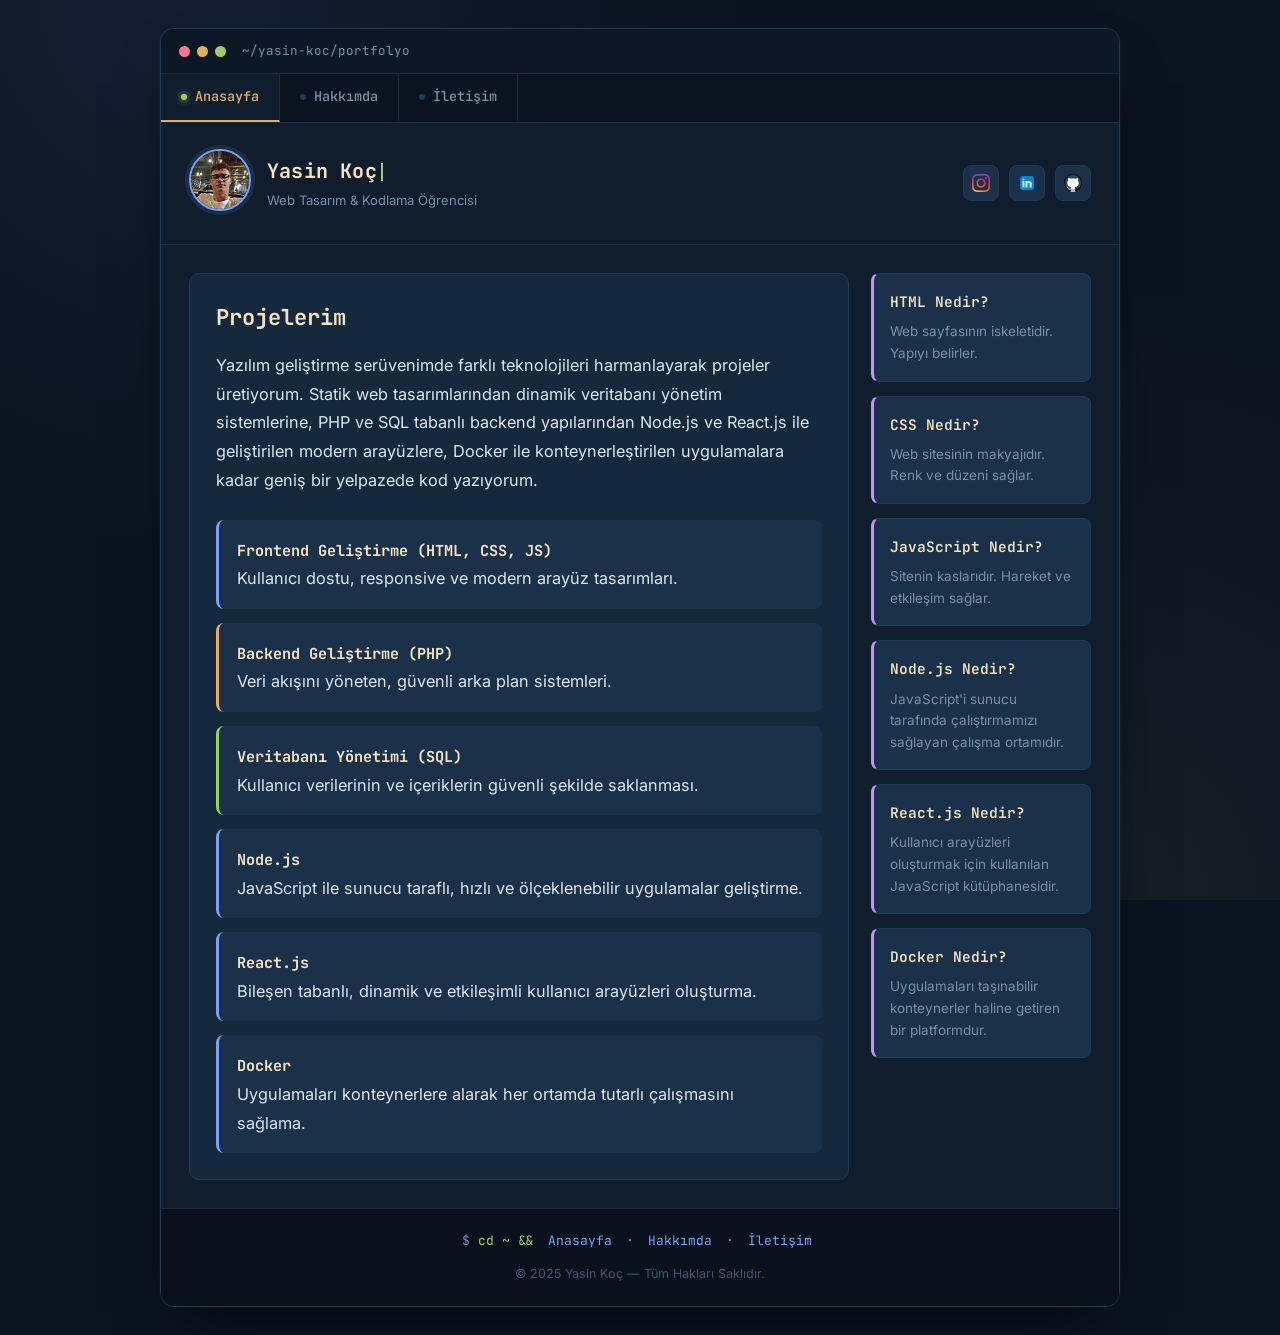
<file: index.html>
<!DOCTYPE html>
<html lang="tr">
<head>
    <meta charset="UTF-8">
    <meta name="viewport" content="width=device-width, initial-scale=1.0">
    <title>Yasin Koç | Web Tasarım ve Kodlama</title>
    <meta name="description" content="Yasin Koç Resmi Blog Sitesi">
    <link rel="stylesheet" href="style.css">
    <meta name="google-site-verification" content="RwJkWjrwCYbMVKm0vXaXjYIGgnpPqfsCZCWvuHI4cNQ" />
    <link rel="icon" href="data:image/svg+xml,<svg xmlns=%22http://www.w3.org/2000/svg%22 viewBox=%220 0 100 100%22><text y=%22.75em%22 font-size=%2260%22 font-family=%22monospace%22 fill=%22%237aa2f7%22>&lt;/&gt;</text></svg>">
</head>
<body>

    <div id="sayfa">

        <div class="titlebar">
            <div class="noktalar">
                <span class="nokta kirmizi"></span>
                <span class="nokta sari"></span>
                <span class="nokta yesil"></span>
            </div>
            <span class="yol">~/yasin-koc/portfolyo</span>
        </div>

        <nav id="anamenu">
            <ul>
                <li><a class="aktif" href="index.html">Anasayfa</a></li>
                <li><a href="benkimim.html">Hakkımda</a></li>
                <li><a href="iletisim.html">İletişim</a></li>
            </ul>
        </nav>

        <header id="banner">
            <div id="logo">
                <a href="index.html"><img class="profil-resmi" src="img/profil.jpg" alt="Yasin Koç"></a>
                <div>
                    <div id="isim">Yasin Koç<span class="imlec"></span></div>
                    <span id="unvan">Web Tasarım &amp; Kodlama Öğrencisi</span>
                </div>
            </div>

            <div id="sosyal">
                <a class="social-icon" href="https://www.instagram.com/y.koc7?igsh=bzUwZ25wbzhkaXc3" aria-label="Instagram"><img src="icons/instagram_logo_icon_168715.png" alt="Instagram"></a>
                <a class="social-icon" href="https://www.linkedin.com/in/yasin-koç-78a882379/" aria-label="Linkedin"><img src="icons/icons8-linkedin-color-32.png" alt="Linkedin"></a>
                <a class="social-icon" href="https://github.com/Yasin-koc" aria-label="Github"><img src="icons/github_logo_icon_188438.png" alt="Github"></a>
            </div>
        </header>

        <div class="main-container">

            <article id="icerik">
                <h3>Projelerim</h3>
                <p>
                    Yazılım geliştirme serüvenimde farklı teknolojileri harmanlayarak projeler üretiyorum.
                    Statik web tasarımlarından dinamik veritabanı yönetim sistemlerine,
                    PHP ve SQL tabanlı backend yapılarından Node.js ve React.js ile geliştirilen modern arayüzlere,
                    Docker ile konteynerleştirilen uygulamalara kadar geniş bir yelpazede kod yazıyorum.
                </p>
                <br>
                <ul class="proje-listesi">
                    <li>
                        <strong>Frontend Geliştirme (HTML, CSS, JS)</strong><br>
                        Kullanıcı dostu, responsive ve modern arayüz tasarımları.
                    </li>
                    <li>
                        <strong>Backend Geliştirme (PHP)</strong><br>
                        Veri akışını yöneten, güvenli arka plan sistemleri.
                    </li>
                    <li>
                        <strong>Veritabanı Yönetimi (SQL)</strong><br>
                        Kullanıcı verilerinin ve içeriklerin güvenli şekilde saklanması.
                    </li>
                    <li>
                        <strong>Node.js</strong><br>
                        JavaScript ile sunucu taraflı, hızlı ve ölçeklenebilir uygulamalar geliştirme.
                    </li>
                    <li>
                        <strong>React.js</strong><br>
                        Bileşen tabanlı, dinamik ve etkileşimli kullanıcı arayüzleri oluşturma.
                    </li>
                    <li>
                        <strong>Docker</strong><br>
                        Uygulamaları konteynerlere alarak her ortamda tutarlı çalışmasını sağlama.
                    </li>
                </ul>
            </article>

            <aside id="yanmenu">
                <div class="sidebar-widget">
                    <h3>HTML Nedir?</h3>
                    <p>Web sayfasının iskeletidir. Yapıyı belirler.</p>
                </div>

                <div class="sidebar-widget">
                    <h3>CSS Nedir?</h3>
                    <p>Web sitesinin makyajıdır. Renk ve düzeni sağlar.</p>
                </div>

                <div class="sidebar-widget">
                    <h3>JavaScript Nedir?</h3>
                    <p>Sitenin kaslarıdır. Hareket ve etkileşim sağlar.</p>
                </div>

                <div class="sidebar-widget">
                    <h3>Node.js Nedir?</h3>
                    <p>JavaScript'i sunucu tarafında çalıştırmamızı sağlayan çalışma ortamıdır.</p>
                </div>

                <div class="sidebar-widget">
                    <h3>React.js Nedir?</h3>
                    <p>Kullanıcı arayüzleri oluşturmak için kullanılan JavaScript kütüphanesidir.</p>
                </div>

                <div class="sidebar-widget">
                    <h3>Docker Nedir?</h3>
                    <p>Uygulamaları taşınabilir konteynerler haline getiren bir platformdur.</p>
                </div>
            </aside>

        </div>

        <footer id="altmenu">
            <p><span class="komut">cd ~ &amp;&amp;</span> <a href="index.html">Anasayfa</a> · <a href="benkimim.html">Hakkımda</a> · <a href="iletisim.html">İletişim</a></p>
            <p class="kucukmetin">© 2025 Yasin Koç — Tüm Hakları Saklıdır.</p>
        </footer>

    </div>

</body>
</html>
</file>
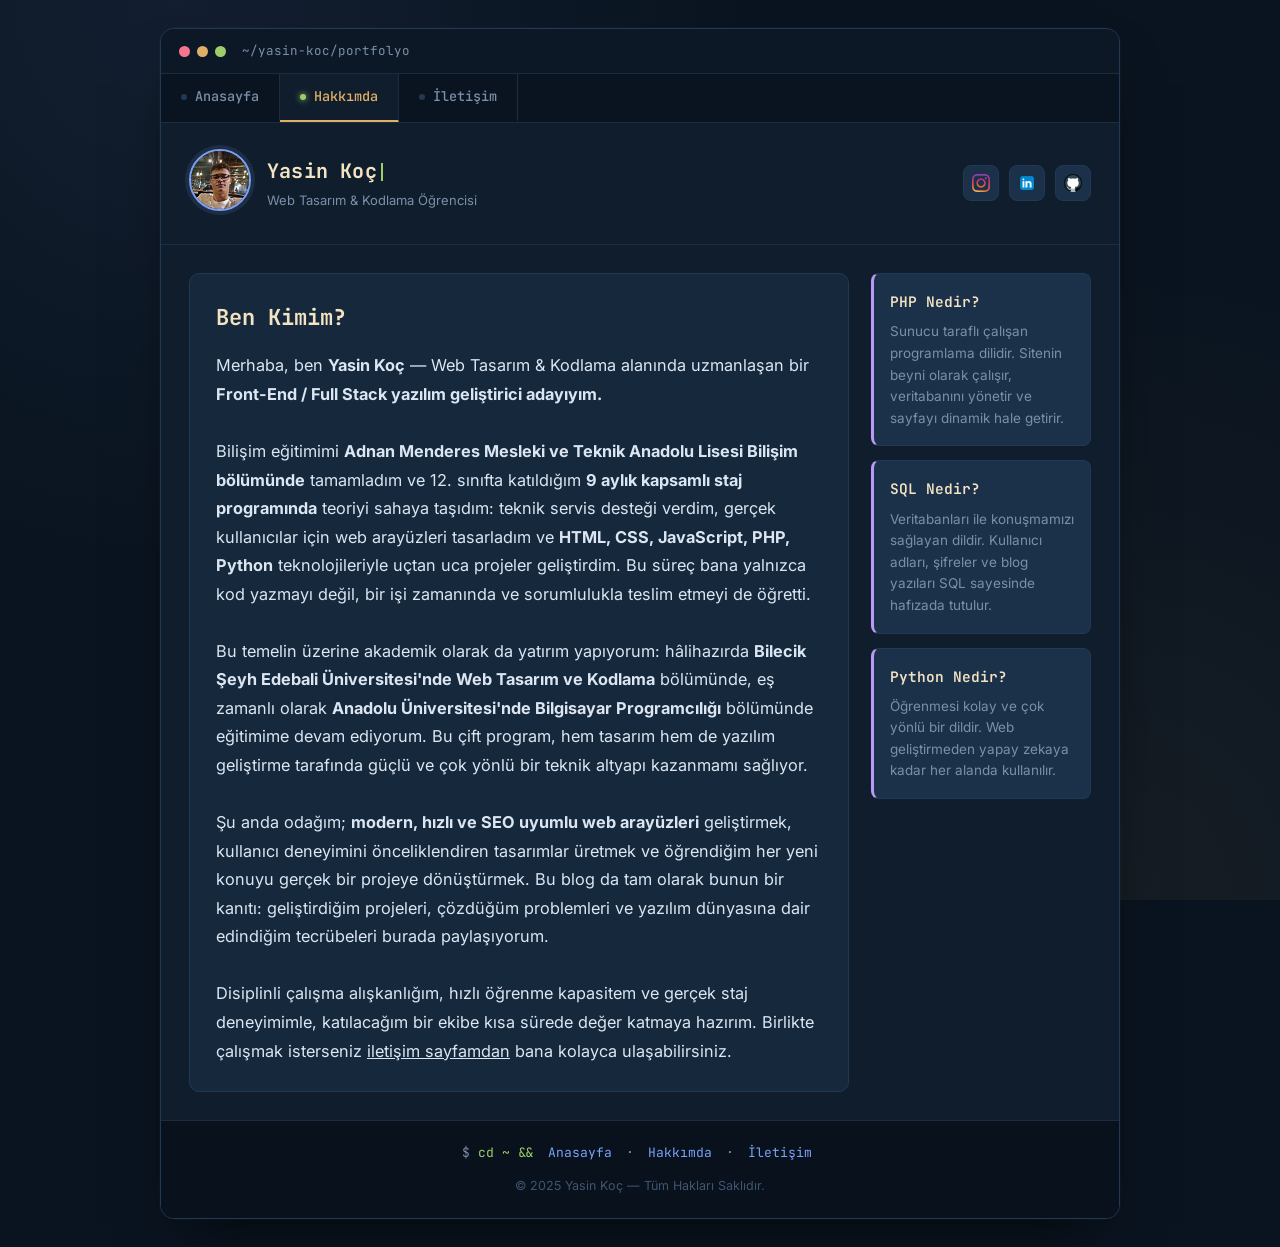
<file: benkimim.html>
<!DOCTYPE html>
<html lang="tr">
<head>
    <meta charset="UTF-8">
    <meta name="viewport" content="width=device-width, initial-scale=1.0">
    <title>Ben Kimim? | Yasin Koç</title>
    <meta name="description" content="Yasin Koç Hakkında - Eğitim ve Kariyer Geçmişi">
    <link rel="stylesheet" href="style.css">
    <link rel="icon" href="data:image/svg+xml,<svg xmlns=%22http://www.w3.org/2000/svg%22 viewBox=%220 0 100 100%22><text y=%22.75em%22 font-size=%2260%22 font-family=%22monospace%22 fill=%22%237aa2f7%22>&lt;/&gt;</text></svg>">
</head>
<body>

    <div id="sayfa">

        <div class="titlebar">
            <div class="noktalar">
                <span class="nokta kirmizi"></span>
                <span class="nokta sari"></span>
                <span class="nokta yesil"></span>
            </div>
            <span class="yol">~/yasin-koc/portfolyo</span>
        </div>

        <nav id="anamenu">
            <ul>
                <li><a href="index.html">Anasayfa</a></li>
                <li><a class="aktif" href="benkimim.html">Hakkımda</a></li>
                <li><a href="iletisim.html">İletişim</a></li>
            </ul>
        </nav>

        <header id="banner">
            <div id="logo">
                <a href="index.html"><img class="profil-resmi" src="img/profil.jpg" alt="Yasin Koç"></a>
                <div>
                    <div id="isim">Yasin Koç<span class="imlec"></span></div>
                    <span id="unvan">Web Tasarım &amp; Kodlama Öğrencisi</span>
                </div>
            </div>

            <div id="sosyal">
                <a class="social-icon" href="https://www.instagram.com/y.koc7?igsh=bzUwZ25wbzhkaXc3" aria-label="Instagram"><img src="icons/instagram_logo_icon_168715.png" alt="Instagram"></a>
                <a class="social-icon" href="https://www.linkedin.com/in/yasin-koç-78a882379/" aria-label="Linkedin"><img src="icons/icons8-linkedin-color-32.png" alt="Linkedin"></a>
                <a class="social-icon" href="https://github.com/Yasin-koc" aria-label="Github"><img src="icons/github_logo_icon_188438.png" alt="Github"></a>
            </div>
        </header>

        <div class="main-container">

            <article id="icerik">
                <h3>Ben Kimim?</h3>
                <p>
                    Merhaba, ben <strong>Yasin Koç</strong> — Web Tasarım &amp; Kodlama alanında uzmanlaşan bir <strong>Front-End / Full Stack yazılım geliştirici adayıyım.</strong>
                    <br><br>
                    Bilişim eğitimimi <strong>Adnan Menderes Mesleki ve Teknik Anadolu Lisesi Bilişim bölümünde</strong> tamamladım ve 12. sınıfta katıldığım <strong>9 aylık kapsamlı staj programında</strong> teoriyi sahaya taşıdım: teknik servis desteği verdim, gerçek kullanıcılar için web arayüzleri tasarladım ve <strong>HTML, CSS, JavaScript, PHP, Python</strong> teknolojileriyle uçtan uca projeler geliştirdim. Bu süreç bana yalnızca kod yazmayı değil, bir işi zamanında ve sorumlulukla teslim etmeyi de öğretti.
                    <br><br>
                    Bu temelin üzerine akademik olarak da yatırım yapıyorum: hâlihazırda <strong>Bilecik Şeyh Edebali Üniversitesi'nde Web Tasarım ve Kodlama</strong> bölümünde, eş zamanlı olarak <strong>Anadolu Üniversitesi'nde Bilgisayar Programcılığı</strong> bölümünde eğitimime devam ediyorum. Bu çift program, hem tasarım hem de yazılım geliştirme tarafında güçlü ve çok yönlü bir teknik altyapı kazanmamı sağlıyor.
                    <br><br>
                    Şu anda odağım; <strong>modern, hızlı ve SEO uyumlu web arayüzleri</strong> geliştirmek, kullanıcı deneyimini önceliklendiren tasarımlar üretmek ve öğrendiğim her yeni konuyu gerçek bir projeye dönüştürmek. Bu blog da tam olarak bunun bir kanıtı: geliştirdiğim projeleri, çözdüğüm problemleri ve yazılım dünyasına dair edindiğim tecrübeleri burada paylaşıyorum.
                    <br><br>
                    Disiplinli çalışma alışkanlığım, hızlı öğrenme kapasitem ve gerçek staj deneyimimle, katılacağım bir ekibe kısa sürede değer katmaya hazırım. Birlikte çalışmak isterseniz <a href="iletisim.html">iletişim sayfamdan</a> bana kolayca ulaşabilirsiniz.
                </p>
            </article>

            <aside id="yanmenu">
                <div class="sidebar-widget">
                    <h3>PHP Nedir?</h3>
                    <p>Sunucu taraflı çalışan programlama dilidir. Sitenin beyni olarak çalışır, veritabanını yönetir ve sayfayı dinamik hale getirir.</p>
                </div>

                <div class="sidebar-widget">
                    <h3>SQL Nedir?</h3>
                    <p>Veritabanları ile konuşmamızı sağlayan dildir. Kullanıcı adları, şifreler ve blog yazıları SQL sayesinde hafızada tutulur.</p>
                </div>

                <div class="sidebar-widget">
                    <h3>Python Nedir?</h3>
                    <p>Öğrenmesi kolay ve çok yönlü bir dildir. Web geliştirmeden yapay zekaya kadar her alanda kullanılır.</p>
                </div>
            </aside>

        </div>

        <footer id="altmenu">
            <p><span class="komut">cd ~ &amp;&amp;</span> <a href="index.html">Anasayfa</a> · <a href="benkimim.html">Hakkımda</a> · <a href="iletisim.html">İletişim</a></p>
            <p class="kucukmetin">© 2025 Yasin Koç — Tüm Hakları Saklıdır.</p>
        </footer>

    </div>

</body>
</html>
</file>
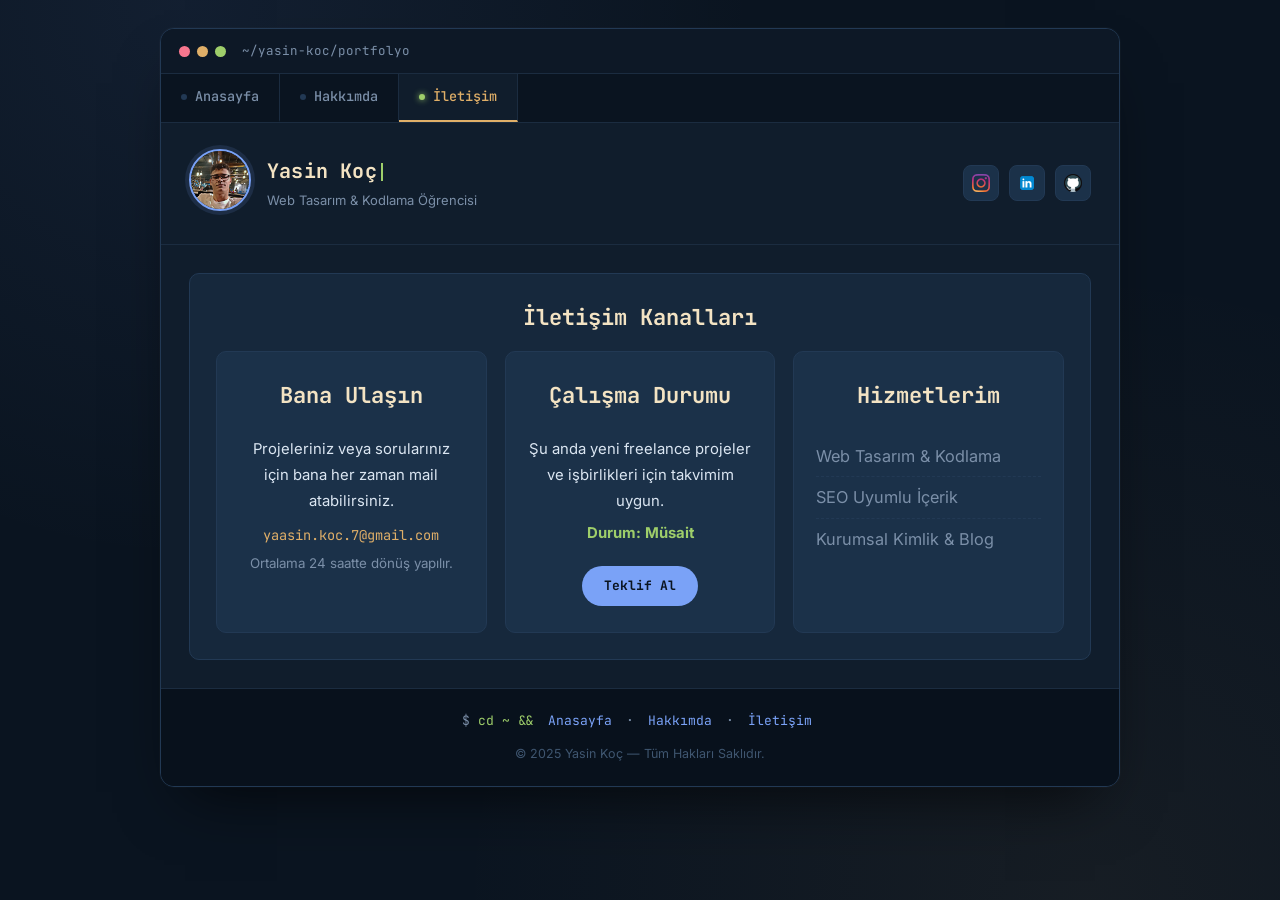
<file: iletisim.html>
<!DOCTYPE html>
<html lang="tr">
<head>
    <meta charset="UTF-8">
    <meta name="viewport" content="width=device-width, initial-scale=1.0">
    <title>İletişim | Yasin Koç</title>
    <meta name="description" content="Yasin Koç İletişim Sayfası">
    <link rel="stylesheet" href="style.css">
    <link rel="icon" href="data:image/svg+xml,<svg xmlns=%22http://www.w3.org/2000/svg%22 viewBox=%220 0 100 100%22><text y=%22.75em%22 font-size=%2260%22 font-family=%22monospace%22 fill=%22%237aa2f7%22>&lt;/&gt;</text></svg>">
</head>
<body>

    <div id="sayfa">

        <div class="titlebar">
            <div class="noktalar">
                <span class="nokta kirmizi"></span>
                <span class="nokta sari"></span>
                <span class="nokta yesil"></span>
            </div>
            <span class="yol">~/yasin-koc/portfolyo</span>
        </div>

        <nav id="anamenu">
            <ul>
                <li><a href="index.html">Anasayfa</a></li>
                <li><a href="benkimim.html">Hakkımda</a></li>
                <li><a class="aktif" href="iletisim.html">İletişim</a></li>
            </ul>
        </nav>

        <header id="banner">
            <div id="logo">
                <a href="index.html"><img class="profil-resmi" src="img/profil.jpg" alt="Yasin Koç"></a>
                <div>
                    <div id="isim">Yasin Koç<span class="imlec"></span></div>
                    <span id="unvan">Web Tasarım &amp; Kodlama Öğrencisi</span>
                </div>
            </div>

            <div id="sosyal">
                <a class="social-icon" href="https://www.instagram.com/y.koc7?igsh=bzUwZ25wbzhkaXc3" aria-label="Instagram"><img src="icons/instagram_logo_icon_168715.png" alt="Instagram"></a>
                <a class="social-icon" href="https://www.linkedin.com/in/yasin-koç-78a882379/" aria-label="Linkedin"><img src="icons/icons8-linkedin-color-32.png" alt="Linkedin"></a>
                <a class="social-icon" href="https://github.com/Yasin-koc" aria-label="Github"><img src="icons/github_logo_icon_188438.png" alt="Github"></a>
            </div>
        </header>

        <div class="main-container">
            <article id="icerik" style="flex: 1;">

                <h3 style="text-align:center;">İletişim Kanalları</h3>

                <div class="card-container">

                    <div class="card kart-iletisim">
                        <h3>Bana Ulaşın</h3>
                        <p>Projeleriniz veya sorularınız için bana her zaman mail atabilirsiniz.</p>
                        <p class="mail-text">yaasin.koc.7@gmail.com</p>
                        <small style="color: var(--text-dim);">Ortalama 24 saatte dönüş yapılır.</small>
                    </div>

                    <div class="card kart-durum">
                        <h3>Çalışma Durumu</h3>
                        <p>Şu anda yeni freelance projeler ve işbirlikleri için takvimim uygun.</p>
                        <p><strong>Durum: Müsait</strong></p>
                        <a href="https://mail.google.com/mail/?view=cm&fs=1&to=yaasin.koc.7@gmail.com" target="_blank" class="btn">Teklif Al</a>
                    </div>

                    <div class="card kart-hizmet">
                        <h3>Hizmetlerim</h3>
                        <ul>
                            <li>Web Tasarım &amp; Kodlama</li>
                            <li>SEO Uyumlu İçerik</li>
                            <li>Kurumsal Kimlik &amp; Blog</li>
                        </ul>
                    </div>
                </div>

            </article>
        </div>

        <footer id="altmenu">
            <p><span class="komut">cd ~ &amp;&amp;</span> <a href="index.html">Anasayfa</a> · <a href="benkimim.html">Hakkımda</a> · <a href="iletisim.html">İletişim</a></p>
            <p class="kucukmetin">© 2025 Yasin Koç — Tüm Hakları Saklıdır.</p>
        </footer>

    </div>

</body>
</html>
</file>
<file: style.css>
/* =========================================================
   Yasin Koç — Kişisel Blog
   Tasarım fikri: bir kod editörü penceresi.
   Sekmeler gerçek dosya adları, başlıklar // yorum satırı,
   footer bir terminal komutu gibi davranıyor.
   ========================================================= */

@import url('https://fonts.googleapis.com/css2?family=JetBrains+Mono:wght@400;500;600;700;800&family=Inter:wght@400;500;600&display=swap');

:root {
    /* --- Renk paleti (editör teması) --- */
    --bg-deep:      #0a1420;
    --bg-panel:     #101d2c;
    --bg-panel-2:   #16283c;
    --bg-elevated:  #1b3149;
    --border:       #223954;
    --border-soft:  #1b2c40;

    --text-main:    #dbe6f2;
    --text-dim:     #7b8fa8;
    --text-bright:  #f3e3c3; /* eski "bisque" ruhu, artık isim/vurgu için */

    --accent-blue:   #7aa2f7; /* keyword */
    --accent-amber:  #e0af68; /* string */
    --accent-green:  #9ece6a; /* comment / online durumu */
    --accent-red:    #f7768e; /* trafik ışığı / vurgu */
    --accent-purple: #bb9af7;

    --radius: 10px;
    --mono: 'JetBrains Mono', 'Fira Code', monospace;
    --sans: 'Inter', 'Segoe UI', system-ui, sans-serif;
}

* { margin: 0; padding: 0; box-sizing: border-box; }

html { scroll-behavior: smooth; }

body {
    font-family: var(--sans);
    background: var(--bg-deep);
    background-image:
        radial-gradient(circle at 15% 0%, rgba(122,162,247,0.08), transparent 40%),
        radial-gradient(circle at 85% 100%, rgba(224,175,104,0.06), transparent 45%);
    background-attachment: fixed;
    color: var(--text-main);
    line-height: 1.6;
    padding: 28px 16px;
    min-height: 100vh;
}

::selection { background: var(--accent-blue); color: #0a1420; }

a { color: inherit; }

/* --- ANA PENCERE ÇERÇEVESİ --- */
#sayfa {
    width: 100%;
    max-width: 960px;
    margin: 0 auto;
    background: var(--bg-panel);
    border: 1px solid var(--border);
    border-radius: 14px;
    overflow: hidden;
    box-shadow: 0 30px 60px -25px rgba(0,0,0,0.7), 0 0 0 1px rgba(255,255,255,0.02);
    animation: pencereGelisi 0.5s ease both;
}

@keyframes pencereGelisi {
    from { opacity: 0; transform: translateY(10px); }
    to   { opacity: 1; transform: translateY(0); }
}

/* --- Pencere üst çubuğu (macOS tarzı) --- */
.titlebar {
    display: flex;
    align-items: center;
    gap: 10px;
    padding: 12px 18px;
    background: #0d1826;
    border-bottom: 1px solid var(--border-soft);
}

.titlebar .noktalar { display: flex; gap: 7px; }
.titlebar .nokta { width: 11px; height: 11px; border-radius: 50%; display: inline-block; }
.titlebar .nokta.kirmizi  { background: #f7768e; }
.titlebar .nokta.sari     { background: #e0af68; }
.titlebar .nokta.yesil    { background: #9ece6a; }

.titlebar .yol {
    margin-left: 6px;
    font-family: var(--mono);
    font-size: 12.5px;
    color: var(--text-dim);
}

/* --- SEKME MENÜSÜ (dosya adları) --- */
#anamenu {
    background: var(--bg-deep);
    border-bottom: 1px solid var(--border-soft);
    overflow-x: auto;
}

#anamenu ul {
    list-style: none;
    display: flex;
}

#anamenu li { margin: 0; }

#anamenu a {
    display: flex;
    align-items: center;
    gap: 8px;
    text-decoration: none;
    color: var(--text-dim);
    font-family: var(--mono);
    font-size: 13.5px;
    font-weight: 500;
    padding: 12px 20px;
    border-right: 1px solid var(--border-soft);
    border-bottom: 2px solid transparent;
    white-space: nowrap;
    transition: background 0.2s, color 0.2s;
}

#anamenu a::before {
    content: '';
    width: 6px;
    height: 6px;
    border-radius: 50%;
    background: var(--border);
    transition: background 0.2s;
}

#anamenu a:hover {
    background: var(--bg-panel-2);
    color: var(--text-main);
}

#anamenu a.aktif {
    background: var(--bg-panel);
    color: var(--accent-amber);
    border-bottom: 2px solid var(--accent-amber);
}

#anamenu a.aktif::before {
    background: var(--accent-green);
    box-shadow: 0 0 6px var(--accent-green);
}

/* --- HEADER (BANNER) --- */
#banner {
    background: var(--bg-panel);
    padding: 26px 28px;
    display: flex;
    justify-content: space-between;
    align-items: center;
    flex-wrap: wrap;
    gap: 16px;
    border-bottom: 1px solid var(--border-soft);
}

#logo { display: flex; align-items: center; gap: 16px; }

.profil-resmi {
    width: 62px;
    height: 62px;
    border-radius: 50%;
    border: 2px solid var(--accent-blue);
    object-fit: cover;
    box-shadow: 0 0 0 4px rgba(122,162,247,0.12);
}

#isim {
    font-family: var(--mono);
    font-size: 20px;
    font-weight: 700;
    color: var(--text-bright);
    letter-spacing: 0.2px;
}

#isim .imlec {
    display: inline-block;
    width: 2px;
    height: 18px;
    background: var(--accent-green);
    margin-left: 4px;
    vertical-align: -3px;
    animation: yanip-sonme 1.1s steps(1) infinite;
}

@keyframes yanip-sonme { 50% { opacity: 0; } }

#unvan {
    display: block;
    font-family: var(--sans);
    font-size: 13px;
    font-weight: 400;
    color: var(--text-dim);
    margin-top: 3px;
}

#sosyal { display: flex; gap: 10px; }

.social-icon {
    display: flex;
    align-items: center;
    justify-content: center;
    width: 36px;
    height: 36px;
    border-radius: 8px;
    background: var(--bg-elevated);
    border: 1px solid var(--border);
    transition: transform 0.25s, border-color 0.25s;
}

.social-icon img { width: 18px; height: 18px; }

.social-icon:hover {
    transform: translateY(-3px);
    border-color: var(--accent-blue);
}

/* --- İÇERİK VE YAN MENÜ --- */
.main-container {
    display: flex;
    gap: 22px;
    padding: 28px;
    align-items: flex-start;
}

.eyebrow {
    display: inline-block;
    font-family: var(--mono);
    font-size: 13px;
    color: var(--accent-green);
    margin-bottom: 10px;
}

.eyebrow::before { content: '// '; color: var(--text-dim); }

#icerik {
    flex: 3;
    background: var(--bg-panel-2);
    padding: 26px;
    border-radius: var(--radius);
    border: 1px solid var(--border);
}

#icerik h3 {
    font-family: var(--mono);
    font-size: 22px;
    font-weight: 700;
    color: var(--text-bright);
    margin-bottom: 16px;
}

#icerik p, #icerik li { font-size: 1.02rem; line-height: 1.75; color: var(--text-main); }

.proje-listesi { list-style: none; display: flex; flex-direction: column; gap: 14px; }

.proje-listesi li {
    background: var(--bg-elevated);
    padding: 16px 18px;
    border-radius: 8px;
    border-left: 3px solid var(--accent-blue);
    transition: border-color 0.2s, transform 0.2s;
}

.proje-listesi li:nth-child(2) { border-left-color: var(--accent-amber); }
.proje-listesi li:nth-child(3) { border-left-color: var(--accent-green); }

.proje-listesi li:hover { transform: translateX(3px); }

.proje-listesi li strong {
    font-family: var(--mono);
    color: var(--text-bright);
    font-size: 0.95rem;
}

/* --- YAN MENÜ (WIDGET) --- */
#yanmenu { flex: 1; display: flex; flex-direction: column; gap: 14px; min-width: 220px; }

.sidebar-widget {
    background: var(--bg-elevated);
    padding: 16px;
    border-radius: 8px;
    border: 1px solid var(--border);
    border-left: 3px solid var(--accent-purple);
}

.sidebar-widget h3 {
    font-family: var(--mono);
    font-size: 14.5px;
    font-weight: 600;
    color: var(--text-bright);
    margin-bottom: 8px;
    border: none !important;
    padding: 0;
}

.sidebar-widget p { font-size: 13.5px; color: var(--text-dim); line-height: 1.6; }

/* --- FOOTER --- */
#altmenu {
    background: #08111c;
    text-align: center;
    padding: 22px;
    border-top: 1px solid var(--border-soft);
    color: var(--text-dim);
    font-family: var(--mono);
    font-size: 13px;
}

#altmenu .komut { color: var(--accent-green); }
#altmenu .komut::before { content: '$ '; color: var(--text-dim); }

#altmenu a {
    color: var(--accent-blue);
    text-decoration: none;
    margin: 0 6px;
}

#altmenu a:hover { text-decoration: underline; }

.kucukmetin {
    font-family: var(--sans);
    font-size: 12.5px;
    margin-top: 12px;
    color: #3f5670;
}

/* --- İLETİŞİM SAYFASI KARTLARI --- */
.card-container {
    display: flex;
    justify-content: center;
    gap: 18px;
    flex-wrap: wrap;
    margin-top: 4px;
}

.card {
    background: var(--bg-elevated);
    border: 1px solid var(--border);
    border-radius: var(--radius);
    padding: 26px 22px;
    width: 300px;
    flex: 1;
    min-width: 260px;
    max-width: 320px;
    text-align: center;
    transition: transform 0.25s, border-color 0.25s;
    display: flex;
    flex-direction: column;
    align-items: center;
    justify-content: flex-start;
    gap: 6px;
}

.card:hover { transform: translateY(-6px); border-color: var(--accent-blue); }

.card h3 {
    font-family: var(--mono);
    font-size: 16px;
    color: var(--text-bright) !important;
    border: none !important;
    margin-bottom: 6px;
}

.card p { color: var(--text-main) !important; font-size: 0.93rem !important; }

.card .mail-text {
    color: var(--accent-amber) !important;
    font-family: var(--mono);
    font-size: 0.85rem !important;
    word-wrap: break-word;
    margin-top: 4px;
}

.kart-durum strong { color: var(--accent-green); }

.card ul { list-style: none; padding: 0; color: var(--text-dim); text-align: left; width: 100%; }

.card li {
    background: none !important;
    color: var(--text-dim) !important;
    border: none !important;
    padding: 6px 0 !important;
    margin: 0 !important;
    border-bottom: 1px dashed var(--border) !important;
    font-size: 0.9rem;
}

.card li:last-child { border-bottom: none !important; }

.btn {
    display: inline-block;
    padding: 10px 22px;
    background: var(--accent-blue);
    color: #0a1420 !important;
    text-decoration: none;
    border-radius: 20px;
    margin-top: 14px;
    font-weight: 700;
    font-family: var(--mono);
    font-size: 13px;
    transition: background 0.2s, transform 0.2s;
}

.btn:hover { background: var(--accent-amber); transform: scale(1.04); }

/* --- MOBİL / RESPONSIVE --- */
@media screen and (max-width: 768px) {
    body { padding: 12px 8px; }

    #banner { flex-direction: column; text-align: center; }
    #logo { flex-direction: column; }
    #sosyal { justify-content: center; }

    .main-container { flex-direction: column; padding: 20px; }
    #icerik, #yanmenu { width: 100%; }

    #anamenu a { padding: 10px 14px; font-size: 12.5px; }
}

@media (prefers-reduced-motion: reduce) {
    * { animation: none !important; transition: none !important; }
}
</file>
